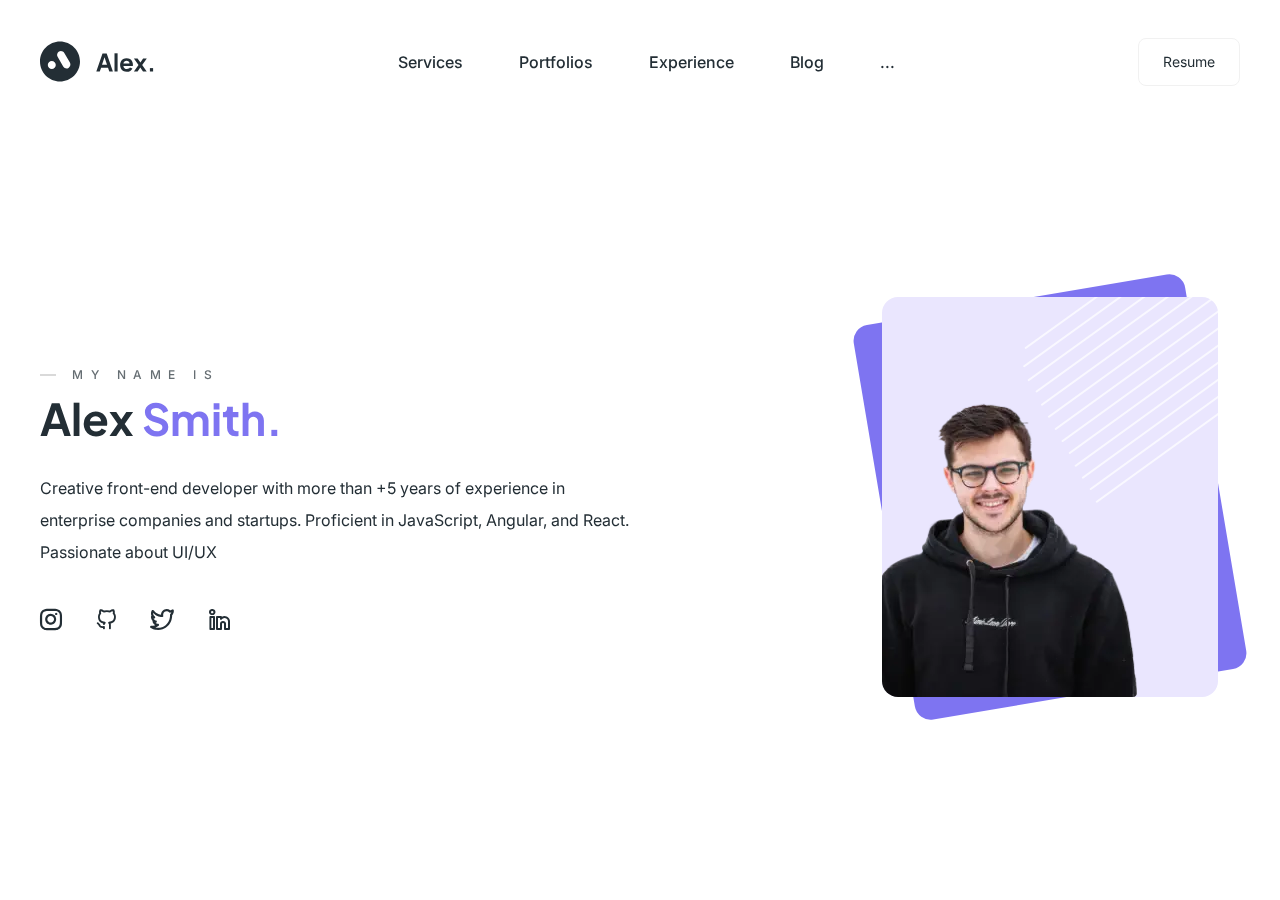
<file: index.html>
<!DOCTYPE html>
<html lang="en">

<head>
	<title>Alex</title>
	<meta charset="UTF-8">
	<meta name="format-detection" content="telephone=no">
	<!-- <style>body{opacity: 0;}</style> -->
	<link rel="stylesheet" href="css/style.min.css?_v=20230903181817">
	<link rel="shortcut icon" href="favicon.ico">
	<!-- <meta name="robots" content="noindex, nofollow"> -->
	<meta name="viewport" content="width=device-width, initial-scale=1.0">
</head>

<body>
	<div class="wrapper">
		<header class="header">
			<div class="header__container">
				<a href="" class="header__logo"><img src="img/logo.svg" alt="logo"></a>
				<div class="header__menu menu">
					<nav class="menu__body">
						<ul class="menu__list">
							<li class="menu__item"><a href="#" data-goto=".services" class="menu__link">Services</a></li>
							<li class="menu__item"><a href="#" data-goto=".portfolio" class="menu__link">Portfolios</a></li>
							<li class="menu__item"><a href="#" data-goto=".career" class="menu__link">Experience</a></li>
							<li class="menu__item"><a href="#" data-goto=".blog" class="menu__link">Blog</a></li>
							<li class="menu__item menu__item_sub">
								<a href="#" class="menu__link menu__link_sub">...</a>
								<span class="menu__arrow"></span>
								<ul class="menu__sub-list">
									<li data-da=".menu__list,767.98" class="menu__item"><a href="#" data-goto=".testimonials" class="menu__link">Testimonials</a></li>
									<li data-da=".menu__list,767.98" class="menu__item"><a href="#" data-goto=".skills" class="menu__link">Education & Skills</a></li>
								</ul>
							</li>

						</ul>
					</nav>
				</div>
				<div class="header__actions">
					<a href="" data-goto=".bottom-page" class="header__button">Resume</a>
					<button type="button" class="icon-menu"><span></span></button>
				</div>
			</div>
		</header>
		<main data-fp class="page">
			<section data-fp-section class="page__main main-section">
				<div class="main-section__container">
					<div class="main-section__content">
						<div class="title main-section__title">
							<div class="title__label">
								<p>
									MY NAME IS
								</p>
							</div>
							<h1 class="title__value title__value_big">
								Alex <span>Smith.</span>
							</h1>
						</div>
						<div class="main-section__text text">
							<p>
								Creative front-end developer with more than +5 years of experience in enterprise companies and startups. Proficient in JavaScript, Angular, and React. Passionate about UI/UX
							</p>
						</div>
						<div class="main-section__social social">
							<a href="" class="social__link _icon-s-instagram"></a>
							<a href="" class="social__link _icon-s-github"></a>
							<a href="" class="social__link _icon-s-twitter"></a>
							<a href="" class="social__link _icon-s-linkedin"></a>
						</div>
					</div>
					<div class="main-section__decor decor-main-section">
						<div class="decor-main-section__box">
							<div class="decor-main-section__image">
								<picture><source srcset="img/main/picture.webp" type="image/webp"><img class="decor-main-section__picture" src="img/main/picture.png" alt="Picture"></picture>
							</div>
						</div>
					</div>
				</div>
			</section>
			<section data-fp-section class="page__services services">
				<div class="services__container">
					<div class="services__title title">
						<div class="title__label">
							<p>
								SERVICES
							</p>
						</div>
						<h2 class="title__value">
							Specialized in
						</h2>
					</div>
					<div class="services__items">
						<article class="services__item item-service">
							<div class="item-service__icon">
								<img src="img/services/icons/1.svg" alt="Icon">
							</div>
							<h4 class="item-service__title">UI/UX Design</h4>
							<div class="item-service__text">
								<p>Turn what you have in mind of a digital product into reality. For any platform you consider.</p>
							</div>
						</article>
						<article class="services__item item-service">
							<div class="item-service__icon">
								<img src="img/services/icons/2.svg" alt="Icon">
							</div>
							<h4 class="item-service__title">Application Development</h4>
							<div class="item-service__text">
								<p>Standard designing, building, and implementing your applications with documentation.</p>
							</div>
						</article>
						<article class="services__item item-service">
							<div class="item-service__icon">
								<img src="img/services/icons/3.svg" alt="Icon">
							</div>
							<h4 class="item-service__title">Web Development</h4>
							<div class="item-service__text">
								<p>Create and maintain your websites and also take care of its performance and traffic capacity.</p>
							</div>
						</article>
					</div>
				</div>
			</section>

			<section data-fp-section class="page__portfolio portfolio">
				<div class="portfolio__container">
					<div class="portfolio__header">
						<div class="portfolio__title title">
							<div class="title__label">
								<p>
									MY WORKS
								</p>
							</div>
							<h2 class="title__value">
								Featured Portfolios
							</h2>
						</div>
						<div class="portfolio__controls">
							<button type="submit" class="portfolio__arrow portfolio__arrow_left _icon-slider-arrow"></button>
							<button type="submit" class="portfolio__arrow portfolio__arrow_right _icon-slider-arrow"></button>
						</div>
					</div>
					<div class="portfolio__slider swiper">
						<div class="portfolio__wrapper swiper-wrapper">
							<div class="portfolio__slide swiper-slide">
								<article class="item-portfolio">
									<a href="" class="item-portfolio__image-ibg">
										<picture><source srcset="img/portfolio/01.webp" type="image/webp"><img src="img/portfolio/01.jpg" alt="Agency Website"></picture>
									</a>
									<div class="item-portfolio__body">
										<h4 class="item-portfolio__title">
											<a href="" class="item-portfolio__link-title">Agency Website.</a>
										</h4>
										<div class="item-portfolio__footer">
											<a href="" class="item-portfolio__category category-link">WordPress</a>
											<a href="" class="item-portfolio__link _icon-link"></a>
										</div>
									</div>
								</article>
							</div>
							<div class="portfolio__slide swiper-slide">
								<article class="item-portfolio">
									<a href="" class="item-portfolio__image-ibg">
										<picture><source srcset="img/portfolio/02.webp" type="image/webp"><img src="img/portfolio/02.jpg" alt="Agency Website"></picture>
									</a>
									<div class="item-portfolio__body">
										<h4 class="item-portfolio__title">
											<a href="" class="item-portfolio__link-title">Dashboard Website.</a>
										</h4>
										<div class="item-portfolio__footer">
											<a href="" class="item-portfolio__category category-link">React</a>
											<a href="" class="item-portfolio__link _icon-link"></a>
										</div>
									</div>
								</article>
							</div>
							<div class="portfolio__slide swiper-slide">
								<article class="item-portfolio">
									<a href="" class="item-portfolio__image-ibg">
										<picture><source srcset="img/portfolio/03.webp" type="image/webp"><img src="img/portfolio/03.jpg" alt="Agency Website"></picture>
									</a>
									<div class="item-portfolio__body">
										<h4 class="item-portfolio__title">
											<a href="" class="item-portfolio__link-title">Support Center Website.</a>
										</h4>
										<div class="item-portfolio__footer">
											<a href="" class="item-portfolio__category category-link">PHP</a>
											<a href="" class="item-portfolio__link _icon-link"></a>
										</div>
									</div>
								</article>
							</div>
							<div class="portfolio__slide swiper-slide">
								<article class="item-portfolio">
									<a href="" class="item-portfolio__image-ibg">
										<picture><source srcset="img/portfolio/01.webp" type="image/webp"><img src="img/portfolio/01.jpg" alt="Agency Website"></picture>
									</a>
									<div class="item-portfolio__body">
										<h4 class="item-portfolio__title">
											<a href="" class="item-portfolio__link-title">Agency Website.</a>
										</h4>
										<div class="item-portfolio__footer">
											<a href="" class="item-portfolio__category category-link">WordPress</a>
											<a href="" class="item-portfolio__link _icon-link"></a>
										</div>
									</div>
								</article>
							</div>
							<div class="portfolio__slide swiper-slide">
								<article class="item-portfolio">
									<a href="" class="item-portfolio__image-ibg">
										<picture><source srcset="img/portfolio/02.webp" type="image/webp"><img src="img/portfolio/02.jpg" alt="Agency Website"></picture>
									</a>
									<div class="item-portfolio__body">
										<h4 class="item-portfolio__title">
											<a href="" class="item-portfolio__link-title">Dashboard Website.</a>
										</h4>
										<div class="item-portfolio__footer">
											<a href="" class="item-portfolio__category category-link">React</a>
											<a href="" class="item-portfolio__link _icon-link"></a>
										</div>
									</div>
								</article>
							</div>
							<div class="portfolio__slide swiper-slide">
								<article class="item-portfolio">
									<a href="" class="item-portfolio__image-ibg">
										<picture><source srcset="img/portfolio/03.webp" type="image/webp"><img src="img/portfolio/03.jpg" alt="Agency Website"></picture>
									</a>
									<div class="item-portfolio__body">
										<h4 class="item-portfolio__title">
											<a href="" class="item-portfolio__link-title">Support Center Website.</a>
										</h4>
										<div class="item-portfolio__footer">
											<a href="" class="item-portfolio__category category-link">PHP</a>
											<a href="" class="item-portfolio__link _icon-link"></a>
										</div>
									</div>
								</article>
							</div>
						</div>
					</div>
				</div>
			</section>

			<section data-fp-section class="page__career career">
				<div data-tabs="768" data-tabs-animate="800" class="career__container">
					<div class="career__body">
						<div class="career__title title">
							<div class="title__label">
								<p>
									career path
								</p>
							</div>
							<h2 class="title__value">
								Work Experices
							</h2>
						</div>
						<nav data-tabs-titles class="career__navigation navigation-career">
							<button type="button" class="navigation-career__title _tab-active">Apple</button>
							<button type="button" class="navigation-career__title">Microsoft</button>
							<button type="button" class="navigation-career__title">Facebook</button>
							<button type="button" class="navigation-career__title">Slack</button>
						</nav>
						<div data-tabs-body class="career__content career-content">
							<div class="career-content__body">
								<div class="career-content__header">
									<div class="career-content__title">Front-end Developer <a href="" class="career-content__link-title">Apple .Inc</a></div>
									<div class="career-content__location">California, United States</div>
									<div class="career-content__time">Nov 2020 - Present · Full-time</div>
									<div class="career-content__categories">
										<a href="" class="category-link">Swift</a>
										<a href="" class="category-link">Go</a>
									</div>
								</div>
								<div class="career-content__main">
									<ul class="career-content__list list-career-content">
										<li class="list-career-content__item">Improving overall website performance for mobile users.</li>
										<li class="list-career-content__item">Collaborate with back-end developers and web designers to improve usability</li>
										<li class="list-career-content__item">Add voice search feature for mobile app.</li>
										<li class="list-career-content__item">Developing an admin panel to manage contents, users, products and ...</li>
									</ul>
								</div>
							</div>
							<div class="career-content__body">
								<div class="career-content__header">
									<div class="career-content__title">Front-end Developer <a href="" class="career-content__link-title">Microsoft</a></div>
									<div class="career-content__location">California, United States</div>
									<div class="career-content__time">Nov 2019 - Nov 2020</div>
									<div class="career-content__categories">
										<a href="" class="category-link">Swift</a>
										<a href="" class="category-link">Go</a>
									</div>
								</div>
								<div class="career-content__main">
									<ul class="career-content__list list-career-content">
										<li class="list-career-content__item">Improving overall website performance for mobile users.</li>
										<li class="list-career-content__item">Collaborate with back-end developers and web designers to improve usability</li>
										<li class="list-career-content__item">Add voice search feature for mobile app.</li>
										<li class="list-career-content__item">Developing an admin panel to manage contents, users, products and ...</li>
										<li class="list-career-content__item">Lorem ipsum dolor sit amet consectetur adipisicing elit. Nam, nesciunt.</li>
									</ul>
								</div>
							</div>
							<div class="career-content__body">
								<div class="career-content__header">
									<div class="career-content__title">Front-end Developer <a href="" class="career-content__link-title">Facebook</a></div>
									<div class="career-content__location">California, United States</div>
									<div class="career-content__time">Nov 2018 - Nov 2019</div>
									<div class="career-content__categories">
										<a href="" class="category-link">Swift</a>
										<a href="" class="category-link">Go</a>
									</div>
								</div>
								<div class="career-content__main">
									<ul class="career-content__list list-career-content">
										<li class="list-career-content__item">Improving overall website performance for mobile users.</li>
										<li class="list-career-content__item">Collaborate with back-end developers and web designers to improve usability</li>

									</ul>
								</div>
							</div>
							<div class="career-content__body">
								<div class="career-content__header">
									<div class="career-content__title">Front-end Developer <a href="" class="career-content__link-title">Slack</a></div>
									<div class="career-content__location">California, United States</div>
									<div class="career-content__time">Nov 2017 - Nov 2018</div>
									<div class="career-content__categories">
										<a href="" class="category-link">Swift</a>
										<a href="" class="category-link">Go</a>
									</div>
								</div>
								<div class="career-content__main">
									<ul class="career-content__list list-career-content">
										<li class="list-career-content__item">Improving overall website performance for mobile users.</li>
										<li class="list-career-content__item">Collaborate with back-end developers and web designers to improve usability</li>
										<li class="list-career-content__item">Add voice search feature for mobile app.</li>

									</ul>
								</div>
							</div>
						</div>
					</div>
				</div>
			</section>

			<section data-fp-section class="page__blog blog">
				<div class="blog__container">
					<div class="blog__title title">
						<div class="title__label">
							<p>
								MY ARTICLES
							</p>
						</div>
						<h2 class="title__value">
							Personal Blog
						</h2>
					</div>
					<div class="blog__items">
						<article class="blog__item item-blog">
							<a href="" class="item-blog__image-ibg">
								<picture><source srcset="img/blog/01.webp" type="image/webp"><img src="img/blog/01.jpg" alt="How to prototype in figma"></picture>
							</a>
							<div class="item-blog__body">
								<h4 class="item-blog__title">
									<a href="" class="item-blog__link-title">How to prototype in figma</a>
								</h4>
								<div class="item-blog__date date">July 15, 2021</div>
								<div class="item-blog__text text">
									<p>
										Lorem ipsum dolor sit amet, consectetur adipiscing elit. Fusce id magna nec ante scelerisque laoreet. Fusce finibus ...
									</p>
								</div>
								<a href="" class="item-blog__link">Continue Reading </a>
							</div>
						</article>
						<article class="blog__item item-blog">
							<a href="" class="item-blog__image-ibg">
								<picture><source srcset="img/blog/02.webp" type="image/webp"><img src="img/blog/02.jpg" alt="Being more productive with Notion"></picture>
							</a>
							<div class="item-blog__body">
								<h4 class="item-blog__title">
									<a href="" class="item-blog__link-title">Being more productive with Notion.</a>
								</h4>
								<div class="item-blog__date date">Aug 8, 2020
								</div>
								<div class="item-blog__text text">
									<p>
										Lorem ipsum dolor sit amet, consectetur adipiscing elit. Fusce id magna nec ante scelerisque laoreet. Fusce finibus ...
									</p>
								</div>
								<a href="" class="item-blog__link">Continue Reading </a>
							</div>
						</article>
						<article class="blog__item item-blog">
							<a href="" class="item-blog__image-ibg">
								<picture><source srcset="img/blog/03.webp" type="image/webp"><img src="img/blog/03.jpg" alt="Beginners guide to adobe illustrator"></picture>
							</a>
							<div class="item-blog__body">
								<h4 class="item-blog__title">
									<a href="" class="item-blog__link-title">Beginners guide to adobe illustrator</a>
								</h4>
								<div class="item-blog__date date">Feb 19, 2021</div>
								<div class="item-blog__text text">
									<p>
										Lorem ipsum dolor sit amet, consectetur adipiscing elit. Fusce id magna nec ante scelerisque laoreet. Fusce finibus ...
									</p>
								</div>
								<a href="" class="item-blog__link">Continue Reading </a>
							</div>
						</article>
					</div>
				</div>
			</section>

			<section data-fp-section class="page__testimonials testimonials">
				<div class="testimonials__container">
					<div class="testimonials__title title">
						<div class="title__label">
							<p>
								MY CLIENTS
							</p>
						</div>
						<h2 class="title__value">
							Testimonials
						</h2>
					</div>
					<div class="testimonials__items">
						<div class="testimonials__item item-testimonials">
							<div class="item-testimonials__avatar-ibg">
								<picture><source srcset="img/testimonials/avatar/01.webp" type="image/webp"><img src="img/testimonials/avatar/01.jpg" alt="avatar"></picture>
							</div>
							<div class="item-testimonials__text text">
								<p>
									We were very pleased to hear how you resolved our website's user interface issues and challenges.
								</p>
							</div>
							<div class="item-testimonials__name">Amelia Miller</div>
							<div class="item-testimonials__proffesion date">Designer</div>
						</div>
						<div class="testimonials__item item-testimonials">
							<div class="item-testimonials__avatar-ibg">
								<picture><source srcset="img/testimonials/avatar/02.webp" type="image/webp"><img src="img/testimonials/avatar/02.jpg" alt="avatar"></picture>
							</div>
							<div class="item-testimonials__text text">
								<p>
									I’m glad I decided to work with you. The project was delivered on time with all the requirements.
								</p>
							</div>
							<div class="item-testimonials__name">James Delaney</div>
							<div class="item-testimonials__proffesion date">Developer</div>
						</div>
						<div class="testimonials__item item-testimonials">
							<div class="item-testimonials__avatar-ibg">
								<picture><source srcset="img/testimonials/avatar/03.webp" type="image/webp"><img src="img/testimonials/avatar/03.jpg" alt="avatar"></picture>
							</div>
							<div class="item-testimonials__text text">
								<p>
									The management of our projects was always faced with difficulties, but you handled these well.
								</p>
							</div>
							<div class="item-testimonials__name">Isabella Bennett</div>
							<div class="item-testimonials__proffesion date">Manager</div>
						</div>
					</div>
				</div>
			</section>

			<section data-fp-section class="page__skills skills">
				<div class="skills__container">
					<div class="skills__title title">
						<div class="title__label">
							<p>
								LEARNING PATH
							</p>
						</div>
						<h2 class="title__value">
							Education & Skills
						</h2>
					</div>
					<div class="skills__body">
						<div class="skills__timeline timeline">
							<div class="timeline__item">
								<div class="timeline__title">Kingston university</div>
								<div class="timeline__text">Master's degree - Software Engineering</div>
								<div class="timeline__date">2019 - 2021</div>
							</div>
							<div class="timeline__item">
								<div class="timeline__title">Kingston university</div>
								<div class="timeline__text">Bachelor's degree - Computer Engineering</div>
								<div class="timeline__date">2015 - 2019</div>
							</div>
							<div class="timeline__item">
								<div class="timeline__title">Westminster School </div>
								<div class="timeline__text">Diploma's degree - Mathematics</div>
								<div class="timeline__date">2013 - 2015</div>
							</div>
						</div>
						<div class="skills__content content-skills">
							<div class="content-skills__text text">
								<p>
									For 5+ years, I have been continuously learning in the field of front-end and experimenting with new technologies and frameworks, and here you can see a summary of my skills.
								</p>
							</div>
							<div class="content-skills__items">
								<div class="content-skills__item">
									<div class="content-skills__label">React</div>
									<div class="content-skills__line">
										<span style="width: 67.5%;"></span>
									</div>
								</div>
								<div class="content-skills__item">
									<div class="content-skills__label">Angular</div>
									<div class="content-skills__line">
										<span style="width: 52%;"></span>
									</div>
								</div>
								<div class="content-skills__item">
									<div class="content-skills__label">Javascript</div>
									<div class="content-skills__line">
										<span style="width: 63.8%;"></span>
									</div>
								</div>
							</div>
						</div>
					</div>
				</div>
			</section>
			<div data-fp-section class="page__bottom bottom-page">
				<div class="page__contacts contacts">
					<div class="contacts__container">
						<div class="contacts__content">
							<form action="#" class="contacts__form form">
								<div class="form__item">
									<input autocomplete="off" type="text" data-required name="form[]" data-error="Error" placeholder="Name" class="form__input">
								</div>
								<div class="form__item">
									<input autocomplete="off" type="email" data-required="email" name="form[]" data-error="Error" placeholder="Email" class="form__input">
								</div>
								<div class="form__item">
									<textarea autocomplete="off" name="form[]" placeholder="Message" data-error="Error" class="form__input"></textarea>
								</div>
								<div class="form__item">
									<button type="submit" class="form_button">Send Message</button>
								</div>
							</form>
							<div class="contacts__body">
								<ul class="contacts__list list-contacts">
									<li class="list-contacts__item">
										<div class="list-contacts__icon">
											<img src="img/contacts/icons/01.svg" alt="icon">
										</div>
										<div class="list-contacts__body">
											<div class="list-contacts__title">Address</div>
											<a href="" class="list-contacts__text">
												<p>3424 Layman Avenue, Fayetteville, NC</p>
											</a>
										</div>
									</li>
									<li class="list-contacts__item">
										<div class="list-contacts__icon">
											<img src="img/contacts/icons/02.svg" alt="icon">
										</div>
										<div class="list-contacts__body">
											<div class="list-contacts__title">Phone</div>
											<a href="tel:5014141541" class="list-contacts__text">
												<p>(501) 414-1541</p>
											</a>
										</div>
									</li>
									<li class="list-contacts__item">
										<div class="list-contacts__icon">
											<img src="img/contacts/icons/03.svg" alt="icon">
										</div>
										<div class="list-contacts__body">
											<div class="list-contacts__title">E-Mail</div>
											<a href="mailto:devchapter@gmail.com" class="list-contacts__text">
												<p>devchapter@gmail.com</p>
											</a>
										</div>
									</li>
								</ul>
							</div>
						</div>
					</div>
				</div>
				<footer class="footer">
					<div class="footer__container">
						<div class="footer__social social">
							<a href="" class="social__link _icon-s-instagram"></a>
							<a href="" class="social__link _icon-s-github"></a>
							<a href="" class="social__link _icon-s-twitter"></a>
							<a href="" class="social__link _icon-s-linkedin"></a>
						</div>
						<div class="footer__copy">
							© 2022 - DevChapter
						</div>
					</div>
				</footer>
			</div>
		</main>

	</div>
	<script src="js/app.min.js?_v=20230903181817"></script>
</body>

</html>
</file>
<file: css/style.min.css>
@charset "UTF-8";@import url(https://fonts.googleapis.com/css?family=Inter:regular,500&display=swap);@import url(https://fonts.googleapis.com/css?family=Plus+Jakarta+Sans:500,700&display=swap);@font-face{font-family:icons;font-display:swap;src:url(../fonts/icons.woff2) format("woff2"),url(../fonts/icons.woff) format("woff");font-weight:400;font-style:normal}.navigation-career__title::after,[class*=_icon-]:before{font-family:icons;font-style:normal;font-weight:400;font-variant:normal;text-transform:none;line-height:1;-webkit-font-smoothing:antialiased;-moz-osx-font-smoothing:grayscale}[class*=_icon-]:before{display:block}._icon-link:before{content:"\e900"}._icon-s-github:before{content:"\e901"}._icon-s-instagram:before{content:"\e902"}._icon-slider-arrow:before{content:"\e903"}._icon-s-linkedin:before{content:"\e904"}._icon-s-twitter:before{content:"\e905"}*{padding:0;margin:0;border:0}*,:after,:before{-webkit-box-sizing:border-box;box-sizing:border-box}body,html{height:100%;min-width:320px}body{color:#232e35;line-height:1;font-family:Inter;font-size:1rem;-ms-text-size-adjust:100%;-moz-text-size-adjust:100%;-webkit-text-size-adjust:100%;-webkit-font-smoothing:antialiased;-moz-osx-font-smoothing:grayscale}button,input,textarea{font-family:Inter;font-size:inherit;line-height:inherit}button{cursor:pointer;color:inherit;background-color:transparent}a{color:inherit;text-decoration:none}ul li{list-style:none}img{vertical-align:top}h1,h2,h3,h4,h5,h6{font-weight:inherit;font-size:inherit}.lock body{overflow:hidden;-ms-touch-action:none;touch-action:none;-ms-scroll-chaining:none;overscroll-behavior:none}.wrapper{min-height:100%;display:-webkit-box;display:-ms-flexbox;display:flex;-webkit-box-orient:vertical;-webkit-box-direction:normal;-ms-flex-direction:column;flex-direction:column;overflow:hidden}@supports (overflow:clip){.wrapper{overflow:clip}}.wrapper>main{-webkit-box-flex:1;-ms-flex:1 1 auto;flex:1 1 auto}.wrapper>*{min-width:0}[class*=__container]{min-height:100%;max-width:76.875rem;margin:0 auto;padding:0 .9375rem}.fp-init body{overflow:hidden;-ms-touch-action:none;touch-action:none;-ms-scroll-chaining:none;overscroll-behavior:none}[data-fp]{min-height:100vh}.touch [data-fp]{min-height:calc(var(--vh,1vh) * 100)}.fp-init [data-fp]{z-index:1;-ms-touch-action:none;touch-action:none;position:relative;overflow:hidden}.fp-switching [data-fp-section]{-ms-touch-action:none;touch-action:none}.fp-init [data-fp-section]{position:absolute;top:0;left:0;right:0;bottom:0;width:100%;height:100%;overflow:auto}.fp-init .cards-mode [data-fp-section],.fp-init .slider-mode [data-fp-section]{-webkit-transition:-webkit-transform .7s cubic-bezier(.55,.085,0,.99) 0s;transition:-webkit-transform .7s cubic-bezier(.55,.085,0,.99) 0s;transition:transform .7s cubic-bezier(.55,.085,0,.99) 0s;transition:transform .7s cubic-bezier(.55,.085,0,.99) 0s,-webkit-transform .7s cubic-bezier(.55,.085,0,.99) 0s}.fp-init .fade-mode [data-fp-section]{-webkit-transition:opacity .5s ease-in-out 0s,visibility .5s ease-in-out 0s;transition:opacity .5s ease-in-out 0s,visibility .5s ease-in-out 0s}.fp-bullets{position:fixed;top:50%;-webkit-transform:translate(0,-50%);-ms-transform:translate(0,-50%);transform:translate(0,-50%);right:2.5rem;max-height:100%;display:-webkit-box;display:-ms-flexbox;display:flex;-webkit-box-orient:vertical;-webkit-box-direction:normal;-ms-flex-direction:column;flex-direction:column;-ms-flex-wrap:wrap;flex-wrap:wrap;-webkit-box-align:center;-ms-flex-align:center;align-items:center;-webkit-box-pack:center;-ms-flex-pack:center;justify-content:center;z-index:2;gap:.625rem}.fp-bullets .fp-bullet{cursor:pointer;width:1.25rem;height:1.25rem;-webkit-box-flex:0;-ms-flex:0 0 1.25rem;flex:0 0 1.25rem;border-radius:.625rem;background-color:#100c46;-webkit-box-shadow:0 0 .1875rem #6257fe,0 0 1.875rem rgba(255,255,255,.8);box-shadow:0 0 .1875rem #6257fe,0 0 1.875rem rgba(255,255,255,.8);border:.0625rem solid #fff;opacity:.6;-webkit-transition:opacity .4s ease-in-out 0s,background-color .4s ease-in-out 0s,-webkit-transform .4s ease-in-out 0s,-webkit-box-shadow .4s ease-in-out 0s;transition:opacity .4s ease-in-out 0s,background-color .4s ease-in-out 0s,-webkit-transform .4s ease-in-out 0s,-webkit-box-shadow .4s ease-in-out 0s;transition:transform .4s ease-in-out 0s,opacity .4s ease-in-out 0s,background-color .4s ease-in-out 0s,box-shadow .4s ease-in-out 0s;transition:transform .4s ease-in-out 0s,opacity .4s ease-in-out 0s,background-color .4s ease-in-out 0s,box-shadow .4s ease-in-out 0s,-webkit-transform .4s ease-in-out 0s,-webkit-box-shadow .4s ease-in-out 0s}.fp-bullets .fp-bullet-active{opacity:1;background-color:#6257fe;-webkit-transform:translate3D(-.3125rem,-.125rem,0);-ms-transform:translate3D(-.3125rem,-.125rem,0);transform:translate3D(-.3125rem,-.125rem,0);-webkit-box-shadow:.3125rem .125rem .1875rem #100c46,0 0 1.875rem rgba(255,255,255,.8);box-shadow:.3125rem .125rem .1875rem #100c46,0 0 1.875rem rgba(255,255,255,.8)}[class*=-ibg]{position:relative}[class*=-ibg] img{position:absolute;width:100%;height:100%;top:0;left:0;-o-object-fit:cover;object-fit:cover}[class*=-ibg--contain] img{-o-object-fit:contain;object-fit:contain}.title__label{text-transform:uppercase;font-weight:500;line-height:2;letter-spacing:.625em;font-size:.75rem;color:#656d72;display:-webkit-box;display:-ms-flexbox;display:flex;-webkit-box-align:center;-ms-flex-align:center;align-items:center;gap:1rem}.title__label::before{content:"";width:1rem;height:.125rem;background-color:#d9d9d9}.title__label:not(:last-child){margin-bottom:.75em}.title__value{font-family:"Plus Jakarta Sans";font-weight:700}.title__value span{color:#7e74f1}.title__value_big{font-size:2.75rem}.text{line-height:2}.text p:not(:last-child){margin-bottom:.9375rem}.social{display:-webkit-box;display:-ms-flexbox;display:flex;-ms-flex-wrap:wrap;flex-wrap:wrap;-webkit-box-align:center;-ms-flex-align:center;align-items:center;row-gap:.3125rem}.social__link{font-size:1.375rem;-webkit-transition:all .3s;transition:all .3s}.category-link{display:inline-block;border:1px solid #f1f1f1;border-radius:.25rem;color:#656d72;font-weight:500;font-size:.75rem;padding:.25rem .5rem;-webkit-transition:all .3s;transition:all .3s}.date{color:#656d72;display:inline-block;padding:.25rem .5rem;border-radius:.5rem;background-color:#fbfbfb;font-size:.75rem;-ms-grid-column-align:start;justify-self:start}.header{position:fixed;width:100%;top:0;left:0;z-index:100;background-color:rgba(255,255,255,.75)}.header__container{display:-webkit-box;display:-ms-flexbox;display:flex;-webkit-box-align:center;-ms-flex-align:center;align-items:center;-webkit-box-pack:justify;-ms-flex-pack:justify;justify-content:space-between;gap:.9375rem;padding-bottom:.3125rem;padding-top:.3125rem}.header__logo{position:relative;z-index:5}.header__actions{display:-webkit-box;display:-ms-flexbox;display:flex;-webkit-box-align:center;-ms-flex-align:center;align-items:center;gap:.9375rem}.header__button{position:relative;z-index:5;border-radius:.5rem;border:.0625rem solid #f1f1f1;padding:1rem 1.5rem;font-size:.875rem;-webkit-transition:background-color .3s;transition:background-color .3s}.menu__list li{position:relative}.touch .menu__list>li._active .menu__arrow{-webkit-transform:rotate(-135deg);-ms-transform:rotate(-135deg);transform:rotate(-135deg)}.touch .menu__list>li._active .menu__sub-list{opacity:1;visibility:visible;pointer-events:all;-webkit-transform:translate(50%,0);-ms-transform:translate(50%,0);transform:translate(50%,0)}.menu__sub-list li{text-align:center}.menu__sub-list li:not(:last-child){margin-bottom:.625rem}.menu__arrow{display:none}.touch .menu__arrow{display:none}.menu__item{text-align:right}.menu__link{font-weight:500}.touch .menu__link{-webkit-box-flex:1;-ms-flex:1 1 auto;flex:1 1 auto}.icon-menu{display:none}.bottom-page{display:-webkit-box;display:-ms-flexbox;display:flex;-webkit-box-orient:vertical;-webkit-box-direction:normal;-ms-flex-direction:column;flex-direction:column}.footer__container{display:-webkit-box;display:-ms-flexbox;display:flex;-webkit-box-pack:center;-ms-flex-pack:center;justify-content:center;-webkit-box-align:center;-ms-flex-align:center;align-items:center;-webkit-box-orient:vertical;-webkit-box-direction:normal;-ms-flex-direction:column;flex-direction:column;gap:1.5rem}.footer__social .social__link{color:#656d72;-webkit-transition:color .3s;transition:color .3s}.footer__copy{color:#656d72;font-size:.875rem}.main-section__container{display:-ms-grid;display:grid;min-height:100%;-webkit-box-align:center;-ms-flex-align:center;align-items:center;-ms-grid-columns:(1fr)[2];grid-template-columns:repeat(2,1fr);padding-bottom:1.875rem;-webkit-column-gap:1.25rem;-moz-column-gap:1.25rem;column-gap:1.25rem}.decor-main-section{max-width:336px;margin:0 1.375rem;-ms-grid-column-align:center;justify-self:center}.decor-main-section__box{position:relative;padding-bottom:119.0476190476%;border-radius:1rem}.decor-main-section__box::after,.decor-main-section__box::before{content:"";position:absolute;top:0;left:0;width:100%;height:100%;border-radius:1rem}.decor-main-section__box::before{z-index:1;background-color:#7e74f1;-webkit-transform:rotate(-9.545deg);-ms-transform:rotate(-9.545deg);transform:rotate(-9.545deg)}.decor-main-section__box::after{z-index:2;background:#eae6fe url(../img/main/lines.svg) top right/58% no-repeat}.decor-main-section__image{position:absolute;width:100%;height:100%;top:0;left:0;border-radius:1rem;overflow:hidden}.decor-main-section__picture{z-index:3;position:absolute;bottom:0;left:0;max-width:100%}.services{background-color:var(--light-1,#fbfbfb)}.services__container{display:-webkit-box;display:-ms-flexbox;display:flex;-webkit-box-orient:vertical;-webkit-box-direction:normal;-ms-flex-direction:column;flex-direction:column;-webkit-box-pack:center;-ms-flex-pack:center;justify-content:center;-webkit-box-align:center;-ms-flex-align:center;align-items:center;padding-bottom:1.875rem}.services__items{width:100%;display:-ms-grid;display:grid;grid-template-columns:repeat(auto-fill,minmax(17.5rem,1fr))}.item-service{border-radius:.5rem;background-color:#fff;display:-ms-grid;display:grid;justify-items:center;text-align:center}.item-service__icon{width:3.5rem;height:3.5rem;display:-webkit-box;display:-ms-flexbox;display:flex;-webkit-box-pack:center;-ms-flex-pack:center;justify-content:center;-webkit-box-align:center;-ms-flex-align:center;align-items:center;background-color:#f5f3fe;border-radius:1rem}.item-service__icon:not(:last-child){margin-bottom:1.5rem}.item-service__title{font-weight:500}.item-service__title:not(:last-child){margin-bottom:1rem}.item-service__text{font-size:.875rem;line-height:1.7142857143}.portfolio__container{display:-webkit-box;display:-ms-flexbox;display:flex;-webkit-box-orient:vertical;-webkit-box-direction:normal;-ms-flex-direction:column;flex-direction:column;-webkit-box-pack:center;-ms-flex-pack:center;justify-content:center;padding-bottom:1.875rem}.portfolio__header{display:-webkit-box;display:-ms-flexbox;display:flex;gap:1.25rem;-webkit-box-pack:justify;-ms-flex-pack:justify;justify-content:space-between;-webkit-box-align:center;-ms-flex-align:center;align-items:center}.portfolio__controls{display:-webkit-box;display:-ms-flexbox;display:flex;-webkit-box-align:center;-ms-flex-align:center;align-items:center;gap:1rem}.portfolio__arrow{width:2.5rem;height:2.5rem;font-size:.75rem;color:#7e74f1;border-radius:1rem;background-color:#eae6fe;-webkit-transition:background-color .3s;transition:background-color .3s}.portfolio__arrow.swiper-button-disabled{opacity:.5;cursor:default}.portfolio__arrow_left{-webkit-transform:rotate(-180deg);-ms-transform:rotate(-180deg);transform:rotate(-180deg)}.item-portfolio{border:1px solid #f5f5f5;border-radius:.5rem;overflow:hidden;display:-webkit-box;display:-ms-flexbox;display:flex;-webkit-box-orient:vertical;-webkit-box-direction:normal;-ms-flex-direction:column;flex-direction:column;min-height:100%}.item-portfolio__image-ibg{padding-bottom:81.7174515235%;overflow:hidden;opacity:.5;-webkit-transition:opacity .8s;transition:opacity .8s}.item-portfolio__image-ibg img{-o-object-position:top;object-position:top}.item-portfolio__body{padding:1.5rem;display:-webkit-box;display:-ms-flexbox;display:flex;-webkit-box-orient:vertical;-webkit-box-direction:normal;-ms-flex-direction:column;flex-direction:column;gap:1rem;-webkit-box-flex:1;-ms-flex:1 1 auto;flex:1 1 auto}.item-portfolio__title{-webkit-box-flex:1;-ms-flex:1 1 100%;flex:1 1 100%;min-height:100%}.item-portfolio__link-title{font-weight:500;-webkit-transition:color .3s;transition:color .3s}.item-portfolio__footer{display:-webkit-box;display:-ms-flexbox;display:flex;-webkit-box-align:center;-ms-flex-align:center;align-items:center;gap:1rem}.item-portfolio__link{font-size:.59375rem;-webkit-transition:color .3s;transition:color .3s}.career{background-color:#fbfbfb}.career__container{display:-webkit-box;display:-ms-flexbox;display:flex;-webkit-box-orient:vertical;-webkit-box-direction:normal;-ms-flex-direction:column;flex-direction:column;-webkit-box-pack:center;-ms-flex-pack:center;justify-content:center;padding-bottom:1.875rem}.career__body{display:-ms-grid;display:grid;-ms-grid-columns:auto;grid-template-columns:auto;-ms-grid-rows:auto;grid-template-rows:auto}._tab-spoller .career__navigation{display:none}.navigation-career{display:-ms-grid;display:grid;gap:.5625rem}.navigation-career__title{width:100%;padding:.875rem 1.5rem;text-align:left;display:-webkit-box;display:-ms-flexbox;display:flex;-webkit-box-pack:justify;-ms-flex-pack:justify;justify-content:space-between;-webkit-box-align:center;-ms-flex-align:center;align-items:center;-webkit-transition:all .3s;transition:all .3s}.navigation-career__title:not(:last-child){margin-bottom:.5625rem}.navigation-career__title::after{display:none;font-size:.75rem;content:"\e903"}._tab-spoller .navigation-career__title{border:1px solid #d9d9d9}._tab-spoller .navigation-career__title::after{-webkit-transform:rotate(90deg);-ms-transform:rotate(90deg);transform:rotate(90deg);display:block}.navigation-career__title._tab-active{background-color:#fff;color:#7e74f1;-webkit-transition:all .3s;transition:all .3s}.navigation-career__title._tab-active::after{display:block}._tab-spoller .navigation-career__title._tab-active::after{-webkit-transform:rotate(-90deg);-ms-transform:rotate(-90deg);transform:rotate(-90deg)}._tab-spoller .career-content__body{padding:.9375rem 0 .9375rem 0}.career-content__header{border-bottom:.0625rem solid #f1f1f1}.career-content__title{font-family:"Plus Jakarta Sans";font-size:1.125rem;font-weight:500}.career-content__title:not(:last-child){margin-bottom:.5rem}.career-content__link-title{-webkit-transition:all .3s;transition:all .3s}.career-content__location{font-size:.875rem;color:#656d72}.career-content__location:not(:last-child){margin-bottom:1rem}.career-content__time{font-size:.875rem;color:#656d72;font-weight:500;line-height:1.7142857143}.career-content__time:not(:last-child){margin-bottom:1rem}.list-career-content__item{position:relative;color:#656d72;padding-left:1.75rem}.list-career-content__item:not(:last-child){margin-bottom:1rem}.list-career-content__item::before{content:"";position:absolute;width:.625rem;height:.125rem;top:.625em;left:0;background-color:#d9d9d9}.blog__container{display:-webkit-box;display:-ms-flexbox;display:flex;-webkit-box-orient:vertical;-webkit-box-direction:normal;-ms-flex-direction:column;flex-direction:column;-webkit-box-pack:center;-ms-flex-pack:center;justify-content:center;-webkit-box-align:center;-ms-flex-align:center;align-items:center;padding-bottom:1.875rem}.blog__items{-ms-grid-row-align:stretch;align-self:stretch;display:-ms-grid;display:grid;grid-template-columns:repeat(auto-fill,minmax(17.5rem,1fr))}.item-blog{min-height:100%;display:-webkit-box;display:-ms-flexbox;display:flex;-webkit-box-orient:vertical;-webkit-box-direction:normal;-ms-flex-direction:column;flex-direction:column;border-radius:.5rem;overflow:hidden;border:1px solid #f1f1f1}.item-blog__image-ibg{overflow:hidden;padding-bottom:67.3130193906%}.item-blog__image-ibg img{-webkit-transition:all .8s;transition:all .8s}.item-blog__body{padding:1rem 1rem 1.5rem 1rem;display:-ms-grid;display:grid;gap:1rem}.item-blog__link-title{font-weight:500;line-height:1.5;-webkit-transition:color .3s;transition:color .3s}.item-blog__date{color:#656d72;display:inline-block;padding:.25rem .5rem;border-radius:.5rem;background-color:#fbfbfb;font-size:.75rem;-ms-grid-column-align:start;justify-self:start}.item-blog__link{margin-top:1.5rem;-ms-grid-column-align:center;justify-self:center;-webkit-transition:color .3s;transition:color .3s}.testimonials{background-color:#fbfbfb}.testimonials__container{display:-webkit-box;display:-ms-flexbox;display:flex;-webkit-box-orient:vertical;-webkit-box-direction:normal;-ms-flex-direction:column;flex-direction:column;-webkit-box-pack:center;-ms-flex-pack:center;justify-content:center;padding-bottom:1.875rem}.testimonials__items{display:-ms-grid;display:grid;row-gap:3.75rem;grid-template-columns:repeat(auto-fill,minmax(17.5rem,1fr))}.item-testimonials{background-color:#fff;border-radius:.5rem;display:-webkit-box;display:-ms-flexbox;display:flex;-webkit-box-orient:vertical;-webkit-box-direction:normal;-ms-flex-direction:column;flex-direction:column;padding-bottom:1.5rem}.item-testimonials__avatar-ibg{border-radius:50%;overflow:hidden;height:6rem;width:6rem;margin-top:-3rem;-ms-flex-item-align:center;-ms-grid-row-align:center;align-self:center}.item-testimonials__avatar-ibg:not(:last-child){margin-bottom:2rem}.item-testimonials__text{-webkit-box-flex:1;-ms-flex:1 1 auto;flex:1 1 auto}.item-testimonials__name{font-size:.875rem;font-weight:500;font-family:"Plus Jakarta Sans"}.item-testimonials__name:not(:last-child){margin-bottom:.5625rem}.item-testimonials__proffesion{-ms-flex-item-align:start;-ms-grid-row-align:start;align-self:start}.skills__container{display:-webkit-box;display:-ms-flexbox;display:flex;-webkit-box-orient:vertical;-webkit-box-direction:normal;-ms-flex-direction:column;flex-direction:column;-webkit-box-pack:center;-ms-flex-pack:center;justify-content:center;padding-bottom:1.875rem}.skills__body{display:-ms-grid;display:grid;gap:2.5rem}.timeline{display:-ms-grid;display:grid;position:relative}.timeline::before{content:"";position:absolute;left:.75rem;top:.15625em;height:100%;width:.0625rem;background-color:#f1f1f1}.timeline__item{padding-left:2.5rem;position:relative}.timeline__item::before{position:absolute;content:"";width:1rem;height:1rem;border-radius:50%;background-color:#f1f1f1;left:.25rem;top:.15625em;z-index:2}.timeline__item:last-child::after{content:"";position:absolute;width:.0625rem;height:100%;left:.75rem;bottom:0;background-color:#fff}.timeline__title{font-size:1rem;font-weight:500;font-family:"Plus Jakarta Sans"}.timeline__title:not(:last-child){margin-bottom:.625rem}.timeline__text{color:#656d72;font-size:.875rem}.timeline__text:not(:last-child){margin-bottom:1.5rem}.timeline__date{font-size:.875rem;font-weight:500}.content-skills__text{color:#656d72}.content-skills__items{display:-ms-grid;display:grid}.content-skills__label{font-weight:500}.content-skills__label:not(:last-child){margin-bottom:1rem}.content-skills__line{position:relative;border-radius:0 2px 2px 0;background-color:#f5f3fe;height:.5rem}.content-skills__line span{position:absolute;height:100%;top:0;left:0;background-color:#7e74f1;border-radius:0 2px 2px 0}.contacts{-webkit-box-flex:1;-ms-flex:1 1 auto;flex:1 1 auto;background:#fbfbfb}.contacts__container{display:-webkit-box;display:-ms-flexbox;display:flex;-webkit-box-orient:vertical;-webkit-box-direction:normal;-ms-flex-direction:column;flex-direction:column;-webkit-box-pack:center;-ms-flex-pack:center;justify-content:center;padding-bottom:1.875rem}.contacts__content{display:-webkit-box;display:-ms-flexbox;display:flex;-webkit-box-align:center;-ms-flex-align:center;align-items:center}.contacts__form{-webkit-box-flex:0;-ms-flex:0 1 50%;flex:0 1 50%}.contacts__body{-webkit-box-flex:0;-ms-flex:0 1 50%;flex:0 1 50%}.form{display:-ms-grid;display:grid;gap:1rem}.form__item:last-child{padding-top:1.375rem}.form__input{height:3rem;width:100%;border-radius:.5rem;padding:0 1.5rem;background-color:#fff}.form__input::-webkit-input-placeholder{color:#656d72}.form__input::-moz-placeholder{color:#656d72}.form__input:-ms-input-placeholder{color:#656d72}.form__input::-ms-input-placeholder{color:#656d72}.form__input::placeholder{color:#656d72}.form__input:focus::-webkit-input-placeholder{color:#232e35}.form__input:focus::-moz-placeholder{color:#232e35}.form__input:focus:-ms-input-placeholder{color:#232e35}.form__input:focus::-ms-input-placeholder{color:#232e35}.form__input:focus::placeholder{color:#232e35}.form_button{background-color:#7e74f1;padding:1rem;border-radius:.5rem;width:100%;color:#fff;-webkit-transition:background-color .3s;transition:background-color .3s}.form__error{padding:.3125rem 1.5rem 0 1.5rem;color:red;font-size:.75rem}textarea.form__input{height:11.875rem;resize:vertical;padding:1.5rem}.list-contacts{display:-ms-grid;display:grid}.list-contacts__item{display:-webkit-box;display:-ms-flexbox;display:flex;-webkit-box-align:center;-ms-flex-align:center;align-items:center;gap:1.5rem}.list-contacts__icon{-webkit-box-flex:0;-ms-flex:0 0 3.5rem;flex:0 0 3.5rem;height:3.5rem;display:-webkit-box;display:-ms-flexbox;display:flex;-webkit-box-pack:center;-ms-flex-pack:center;justify-content:center;-webkit-box-align:center;-ms-flex-align:center;align-items:center;border-radius:1rem;background:#f5f3fe}.list-contacts__title{font-weight:500}.list-contacts__title:not(:last-child){margin-bottom:.25rem}.list-contacts__text{font-size:.875rem;line-height:1.7142857143;-webkit-transition:color .3s;transition:color .3s}.swiper{overflow:hidden}.swiper-initialized{-ms-touch-action:pan-y;touch-action:pan-y}.swiper-wrapper{width:100%;height:100%;-webkit-box-sizing:content-box;box-sizing:content-box;display:-webkit-box;display:-ms-flexbox;display:flex;position:relative}.swiper-vertical .swiper-wrapper{-webkit-box-orient:vertical;-webkit-box-direction:normal;-ms-flex-direction:column;flex-direction:column}.swiper-autoheight .swiper-wrapper{-webkit-box-align:start;-ms-flex-align:start;align-items:flex-start}.swiper-initialized .swiper-slide{-ms-flex-negative:0;flex-shrink:0}.swiper-android .swiper-slide,.swiper-android .swiper-wrapper{-webkit-transform:translate3d(0,0,0);transform:translate3d(0,0,0)}.swiper-button-lock{display:none!important}@media (min-width:47.99875em){.menu__list{display:-webkit-box;display:-ms-flexbox;display:flex;row-gap:.3125rem;-ms-flex-wrap:wrap;flex-wrap:wrap}.menu__list>li{position:relative;padding:.625rem 0}.touch .menu__list>li{display:-webkit-box;display:-ms-flexbox;display:flex;-webkit-box-align:center;-ms-flex-align:center;align-items:center}.menu__sub-list{position:absolute;top:100%;right:0;background-color:#fff;padding:.9375rem;min-width:12.5rem;-webkit-transform:translate(50%,10%);-ms-transform:translate(50%,10%);transform:translate(50%,10%);opacity:0;visibility:hidden;pointer-events:none;-webkit-transition:all .3s;transition:all .3s}.touch .menu__arrow{display:block;width:0;height:0;margin-top:.3125rem;margin-left:.3125rem;-webkit-transition:all .4s;transition:all .4s;border:solid #232e35;border-width:0 3px 3px 0;display:inline-block;padding:3px;-ms-transform:rotate(45deg);transform:rotate(45deg);-webkit-transform:rotate(45deg)}.decor-main-section{width:100%;-ms-grid-column-align:end;justify-self:end}.career__body{-ms-grid-columns:auto 1fr;grid-template-columns:auto 1fr;-ms-grid-rows:auto 1fr;grid-template-rows:auto 1fr;-ms-flex-line-pack:center;align-content:center;-webkit-box-align:start;-ms-flex-align:start;align-items:start;grid-auto-flow:column}.career__content{-ms-grid-row-span:2;grid-row:span 2}.skills__body{-ms-grid-columns:1fr 1fr;grid-template-columns:1fr 1fr}}@media (min-width:47.99875em) and (min-width:75em){.menu__list{-webkit-column-gap:3.5rem;-moz-column-gap:3.5rem;column-gap:3.5rem}}@media (any-hover:hover) and (min-width:47.99875em){.menu__link:hover{color:#7e74f1}}@media (min-width:47.99875em) and (min-width:76.875em){.career__content{padding-top:2rem}}@media (min-width:76.875em){.title__value{font-size:2.25rem}.title__value_big{font-size:2.75rem}.social{-webkit-column-gap:2.125rem;-moz-column-gap:2.125rem;column-gap:2.125rem}.footer__container{padding-top:5.5rem}.footer__container{padding-bottom:5.5rem}.main-section__container{padding-top:7.6875rem}.main-section__title:not(:last-child){margin-bottom:2rem}.main-section__text:not(:last-child){margin-bottom:2.5rem}.services__container{padding-top:7.6875rem}.services__title:not(:last-child){margin-bottom:6.5rem}.services__items{gap:3.5rem}.item-service{padding:3.125rem}.portfolio__container{padding-top:7.6875rem}.portfolio__header{margin-bottom:9rem}.career__container{padding-top:7.6875rem}.career__body{-webkit-column-gap:9rem;-moz-column-gap:9rem;column-gap:9rem}.career__body{row-gap:5rem}.career-content__header{padding-bottom:2rem}.career-content__main{padding-top:2rem}.blog__container{padding-top:7.6875rem}.blog__title{margin-bottom:9rem}.blog__items{gap:2.5rem}.testimonials__container{padding-top:7.6875rem}.testimonials__title{margin-bottom:8.25rem}.testimonials__items{-webkit-column-gap:2.5rem;-moz-column-gap:2.5rem;column-gap:2.5rem}.item-testimonials{padding-left:2rem}.item-testimonials{padding-right:2rem}.item-testimonials__text:not(:last-child){margin-bottom:3rem}.skills__container{padding-top:7.6875rem}.skills__title{margin-bottom:7rem}.timeline{gap:4rem}.content-skills__text:not(:last-child){margin-bottom:4rem}.content-skills__items{gap:2.5rem}.contacts__container{padding-top:7.6875rem}.contacts__body{padding-left:6.5625rem}.list-contacts{gap:3rem}}@media (min-width:75em){.header__container{min-height:7.6875rem}}@media (max-width:48em){.header__container{min-height:3.75rem}}@media (max-width:20em){.title__value{font-size:1.75rem}.title__value_big{font-size:2.375rem}.social{-webkit-column-gap:1.5625rem;-moz-column-gap:1.5625rem;column-gap:1.5625rem}.footer__container{padding-top:1.25rem}.footer__container{padding-bottom:1.25rem}.main-section__container{padding-top:4.375rem}.main-section__title:not(:last-child){margin-bottom:1rem}.main-section__text:not(:last-child){margin-bottom:1.25rem}.services__container{padding-top:4.375rem}.services__title:not(:last-child){margin-bottom:1.875rem}.services__items{gap:1.25rem}.item-service{padding:.9375rem}.portfolio__container{padding-top:4.375rem}.portfolio__header{margin-bottom:1.875rem}.career__container{padding-top:4.375rem}.career__body{-webkit-column-gap:1.25rem;-moz-column-gap:1.25rem;column-gap:1.25rem}.career__body{row-gap:1.25rem}.career-content__header{padding-bottom:1.25rem}.career-content__main{padding-top:1.25rem}.blog__container{padding-top:4.375rem}.blog__title{margin-bottom:1.875rem}.blog__items{gap:1.25rem}.testimonials__container{padding-top:4.375rem}.testimonials__title{margin-bottom:5rem}.testimonials__items{-webkit-column-gap:1.25rem;-moz-column-gap:1.25rem;column-gap:1.25rem}.item-testimonials{padding-left:.625rem}.item-testimonials{padding-right:.625rem}.item-testimonials__text:not(:last-child){margin-bottom:1.25rem}.skills__container{padding-top:4.375rem}.skills__title{margin-bottom:1.875rem}.timeline{gap:2.5rem}.content-skills__text:not(:last-child){margin-bottom:1.25rem}.content-skills__items{gap:1.25rem}.contacts__container{padding-top:4.375rem}.contacts__body{padding-left:1.25rem}.list-contacts{gap:1.25rem}}@media (max-width:76.875em){.fp-bullets{right:1.25rem}}@media (max-width:53.125em){.contacts__content{-webkit-box-orient:vertical;-webkit-box-direction:reverse;-ms-flex-direction:column-reverse;flex-direction:column-reverse}.contacts__form{-webkit-box-flex:0;-ms-flex:0 0 auto;flex:0 0 auto;width:100%}.contacts__body{-webkit-box-flex:0;-ms-flex:0 0 auto;flex:0 0 auto;width:100%;padding-left:0}.contacts__list{margin-bottom:1.875rem}}@media (max-width:47.99875em){.touch [data-fp]{-webkit-transition:height .2s;transition:height .2s}.header__button{padding:.625rem .9375rem}.menu__body{position:fixed;top:0;left:-100%;width:100%;height:100%;overflow:auto;-webkit-transition:all .3s;transition:all .3s;background-color:#7e74f1;padding:5.625rem .9375rem .9375rem 1.875rem}.menu__body::before{content:"";position:fixed;top:0;left:-100%;width:100%;height:3.75rem;-webkit-transition:all .3s;transition:all .3s;background-color:#aba7ea;z-index:2}.menu-open .menu__body{left:0}.menu-open .menu__body::before{left:0}.menu__item:not(:last-child){margin-bottom:1.25rem}.menu__item_sub{display:none;margin-bottom:0}.menu__link{color:#fff;font-size:2rem}.menu__link_sub{display:none}.icon-menu{display:block;position:relative;width:1.875rem;height:1.125rem;-webkit-box-flex:0;-ms-flex:0 0 1.875rem;flex:0 0 1.875rem;z-index:5}.icon-menu span,.icon-menu::after,.icon-menu::before{content:"";-webkit-transition:all .3s ease 0s;transition:all .3s ease 0s;right:0;position:absolute;width:50%;height:.125rem;background-color:#000}.icon-menu:hover::after,.icon-menu:hover::before{width:100%}.icon-menu::before{top:0;left:0}.icon-menu::after{bottom:0;right:0}.icon-menu span{width:100%;top:calc(50% - .0625rem)}.menu-open .icon-menu span{top:calc(50% - .0625rem);-webkit-transform:rotate(-45deg);-ms-transform:rotate(-45deg);transform:rotate(-45deg)}.menu-open .icon-menu::before{-webkit-transform:rotate(45deg);-ms-transform:rotate(45deg);transform:rotate(45deg);width:100%;top:calc(50% - .0625rem)}.menu-open .icon-menu::after{opacity:0}.main-section__container{-ms-grid-columns:auto;grid-template-columns:auto;row-gap:1.5625rem}.decor-main-section{max-width:none}}@media (max-width:47.99875em) and (any-hover:none){.icon-menu{cursor:default}.icon-menu span,.icon-menu::after,.icon-menu::before{width:100%}}@media (max-width:47.99875em) and (max-width:20em){.decor-main-section{width:16rem}}@media (max-width:40.625em){.portfolio__slider{margin-right:-.9375rem;padding-right:.9375rem}}@media (max-width:37.5em){.portfolio__header{-webkit-box-orient:vertical;-webkit-box-direction:normal;-ms-flex-direction:column;flex-direction:column;-webkit-box-align:stretch;-ms-flex-align:stretch;align-items:stretch}.portfolio__controls{-webkit-box-flex:1;-ms-flex:1 1 auto;flex:1 1 auto;-webkit-box-pack:center;-ms-flex-pack:center;justify-content:center}}@media (max-width:29.99875em){.fp-bullets{top:auto;bottom:1.25rem;-webkit-transform:translate(50%,0);-ms-transform:translate(50%,0);transform:translate(50%,0);-webkit-box-orient:horizontal;-webkit-box-direction:normal;-ms-flex-direction:row;flex-direction:row;right:50%}}@media (min-width:20em) and (max-width:76.875em){@supports (font-size:clamp(1.75rem ,1.5741758242rem + 0.8791208791vw ,2.25rem)){.title__value{font-size:clamp(1.75rem ,1.5741758242rem + .8791208791vw ,2.25rem)}}@supports not (font-size:clamp(1.75rem ,1.5741758242rem + 0.8791208791vw ,2.25rem)){.title__value{font-size:calc(1.75rem + .5 * (100vw - 20rem)/ 56.875)}}@supports (font-size:clamp(2.375rem ,2.2431318681rem + 0.6593406593vw ,2.75rem)){.title__value_big{font-size:clamp(2.375rem ,2.2431318681rem + .6593406593vw ,2.75rem)}}@supports not (font-size:clamp(2.375rem ,2.2431318681rem + 0.6593406593vw ,2.75rem)){.title__value_big{font-size:calc(2.375rem + .375 * (100vw - 20rem)/ 56.875)}}@supports ((-moz-column-gap:clamp(1.5625rem ,1.3646978022rem + 0.989010989vw ,2.125rem)) or (column-gap:clamp(1.5625rem ,1.3646978022rem + 0.989010989vw ,2.125rem))){.social{-webkit-column-gap:clamp(1.5625rem ,1.3646978022rem + .989010989vw ,2.125rem);-moz-column-gap:clamp(1.5625rem ,1.3646978022rem + .989010989vw ,2.125rem);column-gap:clamp(1.5625rem ,1.3646978022rem + .989010989vw ,2.125rem)}}@supports not ((-moz-column-gap:clamp(1.5625rem ,1.3646978022rem + 0.989010989vw ,2.125rem)) or (column-gap:clamp(1.5625rem ,1.3646978022rem + 0.989010989vw ,2.125rem))){.social{-webkit-column-gap:calc(1.5625rem + .5625 * (100vw - 20rem)/ 56.875);-moz-column-gap:calc(1.5625rem + .5625 * (100vw - 20rem)/ 56.875);column-gap:calc(1.5625rem + .5625 * (100vw - 20rem)/ 56.875)}}@supports (padding-top:clamp(1.25rem ,-0.2445054945rem + 7.4725274725vw ,5.5rem)){.footer__container{padding-top:clamp(1.25rem ,-.2445054945rem + 7.4725274725vw ,5.5rem)}}@supports not (padding-top:clamp(1.25rem ,-0.2445054945rem + 7.4725274725vw ,5.5rem)){.footer__container{padding-top:calc(1.25rem + 4.25 * (100vw - 20rem)/ 56.875)}}@supports (padding-bottom:clamp(1.25rem ,-0.2445054945rem + 7.4725274725vw ,5.5rem)){.footer__container{padding-bottom:clamp(1.25rem ,-.2445054945rem + 7.4725274725vw ,5.5rem)}}@supports not (padding-bottom:clamp(1.25rem ,-0.2445054945rem + 7.4725274725vw ,5.5rem)){.footer__container{padding-bottom:calc(1.25rem + 4.25 * (100vw - 20rem)/ 56.875)}}@supports (padding-top:clamp(4.375rem ,3.2101648352rem + 5.8241758242vw ,7.6875rem)){.main-section__container{padding-top:clamp(4.375rem ,3.2101648352rem + 5.8241758242vw ,7.6875rem)}}@supports not (padding-top:clamp(4.375rem ,3.2101648352rem + 5.8241758242vw ,7.6875rem)){.main-section__container{padding-top:calc(4.375rem + 3.3125 * (100vw - 20rem)/ 56.875)}}@supports (margin-bottom:clamp(1rem ,0.6483516484rem + 1.7582417582vw ,2rem)){.main-section__title:not(:last-child){margin-bottom:clamp(1rem ,.6483516484rem + 1.7582417582vw ,2rem)}}@supports not (margin-bottom:clamp(1rem ,0.6483516484rem + 1.7582417582vw ,2rem)){.main-section__title:not(:last-child){margin-bottom:calc(1rem + 1 * (100vw - 20rem)/ 56.875)}}@supports (margin-bottom:clamp(1.25rem ,0.8104395604rem + 2.1978021978vw ,2.5rem)){.main-section__text:not(:last-child){margin-bottom:clamp(1.25rem ,.8104395604rem + 2.1978021978vw ,2.5rem)}}@supports not (margin-bottom:clamp(1.25rem ,0.8104395604rem + 2.1978021978vw ,2.5rem)){.main-section__text:not(:last-child){margin-bottom:calc(1.25rem + 1.25 * (100vw - 20rem)/ 56.875)}}@supports (padding-top:clamp(4.375rem ,3.2101648352rem + 5.8241758242vw ,7.6875rem)){.services__container{padding-top:clamp(4.375rem ,3.2101648352rem + 5.8241758242vw ,7.6875rem)}}@supports not (padding-top:clamp(4.375rem ,3.2101648352rem + 5.8241758242vw ,7.6875rem)){.services__container{padding-top:calc(4.375rem + 3.3125 * (100vw - 20rem)/ 56.875)}}@supports (margin-bottom:clamp(1.875rem ,0.2486263736rem + 8.1318681319vw ,6.5rem)){.services__title:not(:last-child){margin-bottom:clamp(1.875rem ,.2486263736rem + 8.1318681319vw ,6.5rem)}}@supports not (margin-bottom:clamp(1.875rem ,0.2486263736rem + 8.1318681319vw ,6.5rem)){.services__title:not(:last-child){margin-bottom:calc(1.875rem + 4.625 * (100vw - 20rem)/ 56.875)}}@supports (gap:clamp(1.25rem ,0.4587912088rem + 3.956043956vw ,3.5rem)){.services__items{gap:clamp(1.25rem ,.4587912088rem + 3.956043956vw ,3.5rem)}}@supports not (gap:clamp(1.25rem ,0.4587912088rem + 3.956043956vw ,3.5rem)){.services__items{gap:calc(1.25rem + 2.25 * (100vw - 20rem)/ 56.875)}}@supports (padding:clamp(0.9375rem ,0.1682692308rem + 3.8461538462vw ,3.125rem)){.item-service{padding:clamp(.9375rem ,.1682692308rem + 3.8461538462vw ,3.125rem)}}@supports not (padding:clamp(0.9375rem ,0.1682692308rem + 3.8461538462vw ,3.125rem)){.item-service{padding:calc(.9375rem + 2.1875 * (100vw - 20rem)/ 56.875)}}@supports (padding-top:clamp(4.375rem ,3.2101648352rem + 5.8241758242vw ,7.6875rem)){.portfolio__container{padding-top:clamp(4.375rem ,3.2101648352rem + 5.8241758242vw ,7.6875rem)}}@supports not (padding-top:clamp(4.375rem ,3.2101648352rem + 5.8241758242vw ,7.6875rem)){.portfolio__container{padding-top:calc(4.375rem + 3.3125 * (100vw - 20rem)/ 56.875)}}@supports (margin-bottom:clamp(1.875rem ,-0.6304945055rem + 12.5274725275vw ,9rem)){.portfolio__header{margin-bottom:clamp(1.875rem ,-.6304945055rem + 12.5274725275vw ,9rem)}}@supports not (margin-bottom:clamp(1.875rem ,-0.6304945055rem + 12.5274725275vw ,9rem)){.portfolio__header{margin-bottom:calc(1.875rem + 7.125 * (100vw - 20rem)/ 56.875)}}@supports (padding-top:clamp(4.375rem ,3.2101648352rem + 5.8241758242vw ,7.6875rem)){.career__container{padding-top:clamp(4.375rem ,3.2101648352rem + 5.8241758242vw ,7.6875rem)}}@supports not (padding-top:clamp(4.375rem ,3.2101648352rem + 5.8241758242vw ,7.6875rem)){.career__container{padding-top:calc(4.375rem + 3.3125 * (100vw - 20rem)/ 56.875)}}@supports ((-moz-column-gap:clamp(1.25rem ,-1.4752747253rem + 13.6263736264vw ,9rem)) or (column-gap:clamp(1.25rem ,-1.4752747253rem + 13.6263736264vw ,9rem))){.career__body{-webkit-column-gap:clamp(1.25rem ,-1.4752747253rem + 13.6263736264vw ,9rem);-moz-column-gap:clamp(1.25rem ,-1.4752747253rem + 13.6263736264vw ,9rem);column-gap:clamp(1.25rem ,-1.4752747253rem + 13.6263736264vw ,9rem)}}@supports not ((-moz-column-gap:clamp(1.25rem ,-1.4752747253rem + 13.6263736264vw ,9rem)) or (column-gap:clamp(1.25rem ,-1.4752747253rem + 13.6263736264vw ,9rem))){.career__body{-webkit-column-gap:calc(1.25rem + 7.75 * (100vw - 20rem)/ 56.875);-moz-column-gap:calc(1.25rem + 7.75 * (100vw - 20rem)/ 56.875);column-gap:calc(1.25rem + 7.75 * (100vw - 20rem)/ 56.875)}}@supports (row-gap:clamp(1.25rem ,-0.0686813187rem + 6.5934065934vw ,5rem)){.career__body{row-gap:clamp(1.25rem ,-.0686813187rem + 6.5934065934vw ,5rem)}}@supports not (row-gap:clamp(1.25rem ,-0.0686813187rem + 6.5934065934vw ,5rem)){.career__body{row-gap:calc(1.25rem + 3.75 * (100vw - 20rem)/ 56.875)}}@supports (padding-bottom:clamp(1.25rem ,0.9862637363rem + 1.3186813187vw ,2rem)){.career-content__header{padding-bottom:clamp(1.25rem ,.9862637363rem + 1.3186813187vw ,2rem)}}@supports not (padding-bottom:clamp(1.25rem ,0.9862637363rem + 1.3186813187vw ,2rem)){.career-content__header{padding-bottom:calc(1.25rem + .75 * (100vw - 20rem)/ 56.875)}}@supports (padding-top:clamp(1.25rem ,0.9862637363rem + 1.3186813187vw ,2rem)){.career-content__main{padding-top:clamp(1.25rem ,.9862637363rem + 1.3186813187vw ,2rem)}}@supports not (padding-top:clamp(1.25rem ,0.9862637363rem + 1.3186813187vw ,2rem)){.career-content__main{padding-top:calc(1.25rem + .75 * (100vw - 20rem)/ 56.875)}}@supports (padding-top:clamp(4.375rem ,3.2101648352rem + 5.8241758242vw ,7.6875rem)){.blog__container{padding-top:clamp(4.375rem ,3.2101648352rem + 5.8241758242vw ,7.6875rem)}}@supports not (padding-top:clamp(4.375rem ,3.2101648352rem + 5.8241758242vw ,7.6875rem)){.blog__container{padding-top:calc(4.375rem + 3.3125 * (100vw - 20rem)/ 56.875)}}@supports (margin-bottom:clamp(1.875rem ,-0.6304945055rem + 12.5274725275vw ,9rem)){.blog__title{margin-bottom:clamp(1.875rem ,-.6304945055rem + 12.5274725275vw ,9rem)}}@supports not (margin-bottom:clamp(1.875rem ,-0.6304945055rem + 12.5274725275vw ,9rem)){.blog__title{margin-bottom:calc(1.875rem + 7.125 * (100vw - 20rem)/ 56.875)}}@supports (gap:clamp(1.25rem ,0.8104395604rem + 2.1978021978vw ,2.5rem)){.blog__items{gap:clamp(1.25rem ,.8104395604rem + 2.1978021978vw ,2.5rem)}}@supports not (gap:clamp(1.25rem ,0.8104395604rem + 2.1978021978vw ,2.5rem)){.blog__items{gap:calc(1.25rem + 1.25 * (100vw - 20rem)/ 56.875)}}@supports (padding-top:clamp(4.375rem ,3.2101648352rem + 5.8241758242vw ,7.6875rem)){.testimonials__container{padding-top:clamp(4.375rem ,3.2101648352rem + 5.8241758242vw ,7.6875rem)}}@supports not (padding-top:clamp(4.375rem ,3.2101648352rem + 5.8241758242vw ,7.6875rem)){.testimonials__container{padding-top:calc(4.375rem + 3.3125 * (100vw - 20rem)/ 56.875)}}@supports (margin-bottom:clamp(5rem ,3.8571428571rem + 5.7142857143vw ,8.25rem)){.testimonials__title{margin-bottom:clamp(5rem ,3.8571428571rem + 5.7142857143vw ,8.25rem)}}@supports not (margin-bottom:clamp(5rem ,3.8571428571rem + 5.7142857143vw ,8.25rem)){.testimonials__title{margin-bottom:calc(5rem + 3.25 * (100vw - 20rem)/ 56.875)}}@supports ((-moz-column-gap:clamp(1.25rem ,0.8104395604rem + 2.1978021978vw ,2.5rem)) or (column-gap:clamp(1.25rem ,0.8104395604rem + 2.1978021978vw ,2.5rem))){.testimonials__items{-webkit-column-gap:clamp(1.25rem ,.8104395604rem + 2.1978021978vw ,2.5rem);-moz-column-gap:clamp(1.25rem ,.8104395604rem + 2.1978021978vw ,2.5rem);column-gap:clamp(1.25rem ,.8104395604rem + 2.1978021978vw ,2.5rem)}}@supports not ((-moz-column-gap:clamp(1.25rem ,0.8104395604rem + 2.1978021978vw ,2.5rem)) or (column-gap:clamp(1.25rem ,0.8104395604rem + 2.1978021978vw ,2.5rem))){.testimonials__items{-webkit-column-gap:calc(1.25rem + 1.25 * (100vw - 20rem)/ 56.875);-moz-column-gap:calc(1.25rem + 1.25 * (100vw - 20rem)/ 56.875);column-gap:calc(1.25rem + 1.25 * (100vw - 20rem)/ 56.875)}}@supports (padding-left:clamp(0.625rem ,0.1414835165rem + 2.4175824176vw ,2rem)){.item-testimonials{padding-left:clamp(.625rem ,.1414835165rem + 2.4175824176vw ,2rem)}}@supports not (padding-left:clamp(0.625rem ,0.1414835165rem + 2.4175824176vw ,2rem)){.item-testimonials{padding-left:calc(.625rem + 1.375 * (100vw - 20rem)/ 56.875)}}@supports (padding-right:clamp(0.625rem ,0.1414835165rem + 2.4175824176vw ,2rem)){.item-testimonials{padding-right:clamp(.625rem ,.1414835165rem + 2.4175824176vw ,2rem)}}@supports not (padding-right:clamp(0.625rem ,0.1414835165rem + 2.4175824176vw ,2rem)){.item-testimonials{padding-right:calc(.625rem + 1.375 * (100vw - 20rem)/ 56.875)}}@supports (margin-bottom:clamp(1.25rem ,0.6346153846rem + 3.0769230769vw ,3rem)){.item-testimonials__text:not(:last-child){margin-bottom:clamp(1.25rem ,.6346153846rem + 3.0769230769vw ,3rem)}}@supports not (margin-bottom:clamp(1.25rem ,0.6346153846rem + 3.0769230769vw ,3rem)){.item-testimonials__text:not(:last-child){margin-bottom:calc(1.25rem + 1.75 * (100vw - 20rem)/ 56.875)}}@supports (padding-top:clamp(4.375rem ,3.2101648352rem + 5.8241758242vw ,7.6875rem)){.skills__container{padding-top:clamp(4.375rem ,3.2101648352rem + 5.8241758242vw ,7.6875rem)}}@supports not (padding-top:clamp(4.375rem ,3.2101648352rem + 5.8241758242vw ,7.6875rem)){.skills__container{padding-top:calc(4.375rem + 3.3125 * (100vw - 20rem)/ 56.875)}}@supports (margin-bottom:clamp(1.875rem ,0.0728021978rem + 9.010989011vw ,7rem)){.skills__title{margin-bottom:clamp(1.875rem ,.0728021978rem + 9.010989011vw ,7rem)}}@supports not (margin-bottom:clamp(1.875rem ,0.0728021978rem + 9.010989011vw ,7rem)){.skills__title{margin-bottom:calc(1.875rem + 5.125 * (100vw - 20rem)/ 56.875)}}@supports (gap:clamp(2.5rem ,1.9725274725rem + 2.6373626374vw ,4rem)){.timeline{gap:clamp(2.5rem ,1.9725274725rem + 2.6373626374vw ,4rem)}}@supports not (gap:clamp(2.5rem ,1.9725274725rem + 2.6373626374vw ,4rem)){.timeline{gap:calc(2.5rem + 1.5 * (100vw - 20rem)/ 56.875)}}@supports (margin-bottom:clamp(1.25rem ,0.282967033rem + 4.8351648352vw ,4rem)){.content-skills__text:not(:last-child){margin-bottom:clamp(1.25rem ,.282967033rem + 4.8351648352vw ,4rem)}}@supports not (margin-bottom:clamp(1.25rem ,0.282967033rem + 4.8351648352vw ,4rem)){.content-skills__text:not(:last-child){margin-bottom:calc(1.25rem + 2.75 * (100vw - 20rem)/ 56.875)}}@supports (gap:clamp(1.25rem ,0.8104395604rem + 2.1978021978vw ,2.5rem)){.content-skills__items{gap:clamp(1.25rem ,.8104395604rem + 2.1978021978vw ,2.5rem)}}@supports not (gap:clamp(1.25rem ,0.8104395604rem + 2.1978021978vw ,2.5rem)){.content-skills__items{gap:calc(1.25rem + 1.25 * (100vw - 20rem)/ 56.875)}}@supports (padding-top:clamp(4.375rem ,3.2101648352rem + 5.8241758242vw ,7.6875rem)){.contacts__container{padding-top:clamp(4.375rem ,3.2101648352rem + 5.8241758242vw ,7.6875rem)}}@supports not (padding-top:clamp(4.375rem ,3.2101648352rem + 5.8241758242vw ,7.6875rem)){.contacts__container{padding-top:calc(4.375rem + 3.3125 * (100vw - 20rem)/ 56.875)}}@supports (padding-left:clamp(1.25rem ,-0.6181318681rem + 9.3406593407vw ,6.5625rem)){.contacts__body{padding-left:clamp(1.25rem ,-.6181318681rem + 9.3406593407vw ,6.5625rem)}}@supports not (padding-left:clamp(1.25rem ,-0.6181318681rem + 9.3406593407vw ,6.5625rem)){.contacts__body{padding-left:calc(1.25rem + 5.3125 * (100vw - 20rem)/ 56.875)}}@supports (gap:clamp(1.25rem ,0.6346153846rem + 3.0769230769vw ,3rem)){.list-contacts{gap:clamp(1.25rem ,.6346153846rem + 3.0769230769vw ,3rem)}}@supports not (gap:clamp(1.25rem ,0.6346153846rem + 3.0769230769vw ,3rem)){.list-contacts{gap:calc(1.25rem + 1.75 * (100vw - 20rem)/ 56.875)}}}@media (min-width:48em) and (max-width:75em){@supports (min-height:clamp(3.75rem ,-3.25rem + 14.5833333333vw ,7.6875rem)){.header__container{min-height:clamp(3.75rem ,-3.25rem + 14.5833333333vw ,7.6875rem)}}@supports not (min-height:clamp(3.75rem ,-3.25rem + 14.5833333333vw ,7.6875rem)){.header__container{min-height:calc(3.75rem + 3.9375 * (100vw - 48rem)/ 27)}}}@media (min-width:47.99875em) and (min-width:48em) and (max-width:75em){@supports ((-moz-column-gap:clamp(1.5625rem ,-1.8819444444rem + 7.1759259259vw ,3.5rem)) or (column-gap:clamp(1.5625rem ,-1.8819444444rem + 7.1759259259vw ,3.5rem))){.menu__list{-webkit-column-gap:clamp(1.5625rem ,-1.8819444444rem + 7.1759259259vw ,3.5rem);-moz-column-gap:clamp(1.5625rem ,-1.8819444444rem + 7.1759259259vw ,3.5rem);column-gap:clamp(1.5625rem ,-1.8819444444rem + 7.1759259259vw ,3.5rem)}}@supports not ((-moz-column-gap:clamp(1.5625rem ,-1.8819444444rem + 7.1759259259vw ,3.5rem)) or (column-gap:clamp(1.5625rem ,-1.8819444444rem + 7.1759259259vw ,3.5rem))){.menu__list{-webkit-column-gap:calc(1.5625rem + 1.9375 * (100vw - 48rem)/ 27);-moz-column-gap:calc(1.5625rem + 1.9375 * (100vw - 48rem)/ 27);column-gap:calc(1.5625rem + 1.9375 * (100vw - 48rem)/ 27)}}}@media (min-width:47.99875em) and (max-width:48em){.menu__list{-webkit-column-gap:1.5625rem;-moz-column-gap:1.5625rem;column-gap:1.5625rem}}@media (max-width:47.99875em) and (min-width:76.875em){.decor-main-section{width:21rem}}@media (max-width:47.99875em) and (min-width:20em) and (max-width:76.875em){@supports (width:clamp(16rem ,14.2417582418rem + 8.7912087912vw ,21rem)){.decor-main-section{width:clamp(16rem ,14.2417582418rem + 8.7912087912vw ,21rem)}}@supports not (width:clamp(16rem ,14.2417582418rem + 8.7912087912vw ,21rem)){.decor-main-section{width:calc(16rem + 5 * (100vw - 20rem)/ 56.875)}}}@media (min-width:47.99875em) and (min-width:20em) and (max-width:76.875em){@supports (padding-top:clamp(0.0000000625rem ,-0.7032966188rem + 3.5164834066vw ,2rem)){.career__content{padding-top:clamp(.0000000625rem ,-.7032966188rem + 3.5164834066vw ,2rem)}}@supports not (padding-top:clamp(0.0000000625rem ,-0.7032966188rem + 3.5164834066vw ,2rem)){.career__content{padding-top:calc(.0000000625rem + 1.9999999375 * (100vw - 20rem)/ 56.875)}}}@media (min-width:47.99875em) and (max-width:20em){.career__content{padding-top:.0000000625rem}}@media (any-hover:hover){.fp-bullets .fp-bullet:hover{opacity:1}.social__link:hover{color:#7e74f1}.category-link:hover{color:#fff;background-color:#7e74f1}.header__button:hover{color:#fff;background-color:#7e74f1}.menu__list>li:hover .menu__sub-list{opacity:1;visibility:visible;pointer-events:all;-webkit-transform:translate(50%,0);-ms-transform:translate(50%,0);transform:translate(50%,0)}.footer__social .social__link:hover{color:#7e74f1}.portfolio__arrow:hover{background-color:#b8acf3}.portfolio__arrow.swiper-button-disabled:hover{background-color:#eae6fe}.item-portfolio__image-ibg:hover{opacity:1}.item-portfolio__image-ibg:hover img{-webkit-transform:scale(1.05);-ms-transform:scale(1.05);transform:scale(1.05)}.item-portfolio__link-title:hover{text-decoration:underline;color:#7e74f1}.item-portfolio__link:hover{color:#7e74f1}.career-content__link-title:hover{text-decoration:underline;color:#7e74f1}.item-blog__image-ibg:hover img{-webkit-transform:scale(1.05);-ms-transform:scale(1.05);transform:scale(1.05)}.item-blog__link-title:hover{color:#7e74f1}.item-blog__link:hover{color:#7e74f1}.form_button:hover{background-color:#5f57b9}.list-contacts__text:hover{color:#7e74f1}}@media (any-hover:none){.item-portfolio__image-ibg{opacity:1}.career-content__link-title{text-decoration:underline}}
</file>
